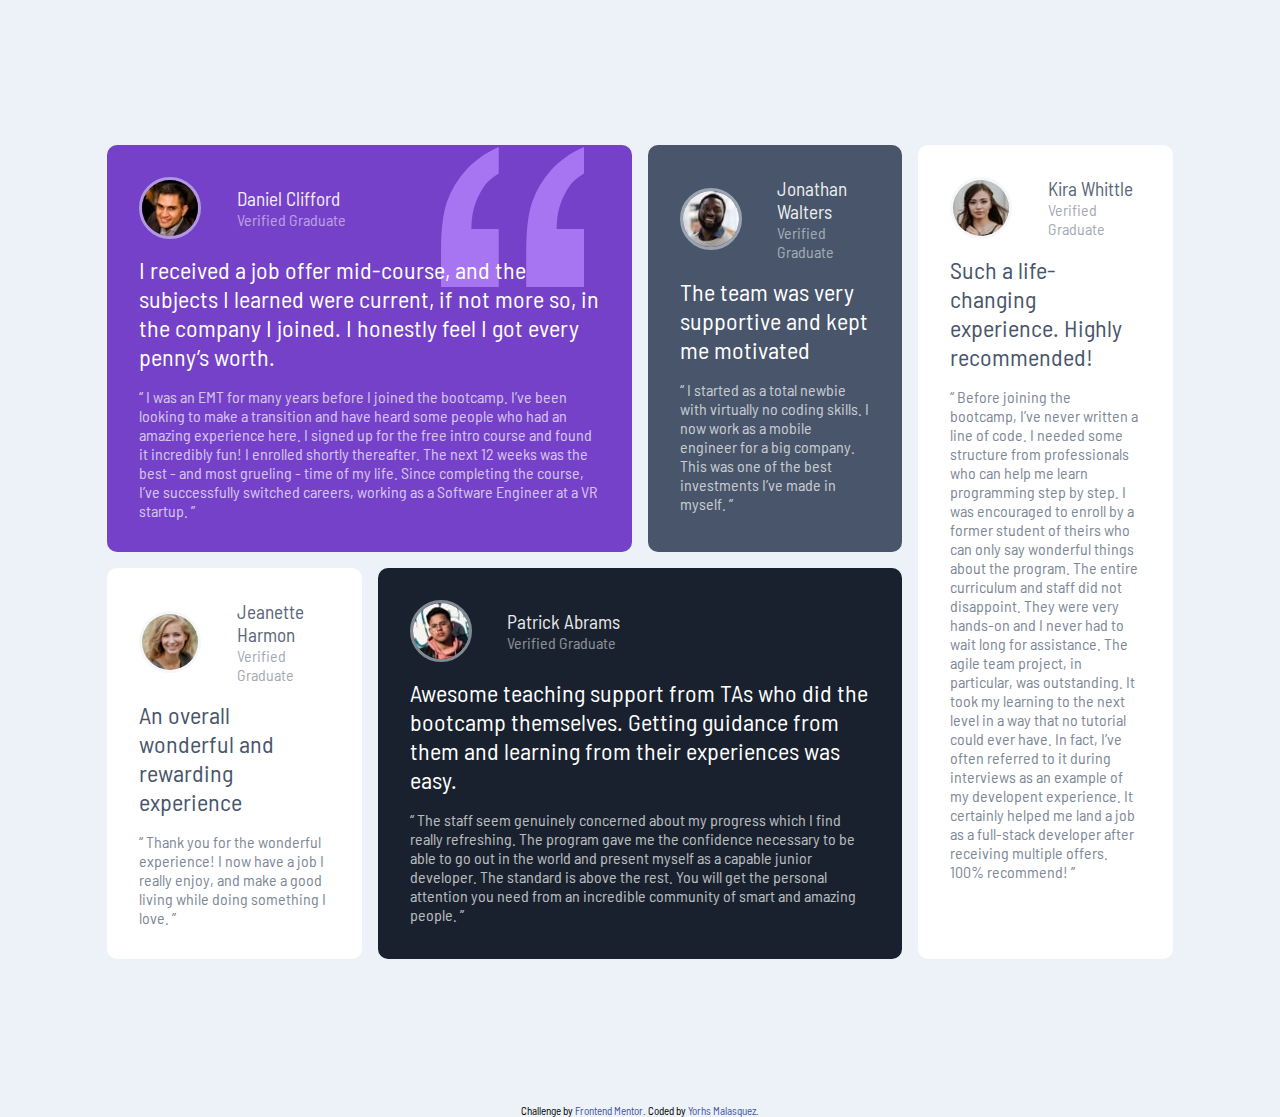
<file: index.html>
<!DOCTYPE html>
<html lang="en">

<head>
  <meta charset="UTF-8">
  <meta name="viewport" content="width=device-width, initial-scale=1.0">
  <!-- displays site properly based on user's device -->

  <link rel="icon" type="image/png" sizes="32x32" href="./images/favicon-32x32.png">
  <!-- <link rel="stylesheet" href="./assets/css/normalize.css"> -->
  <link rel="stylesheet" href="./assets/css/reset.css">
  <link rel="stylesheet" href="./assets/css/style.css">
  <link rel="stylesheet" href="./assets/css/responsive.css">


  <link rel="preconnect" href="https://fonts.googleapis.com">
  <link rel="preconnect" href="https://fonts.gstatic.com" crossorigin>
  <link
    href="https://fonts.googleapis.com/css2?family=Barlow+Semi+Condensed:wght@500&family=Raleway:wght@400;700&display=swap"
    rel="stylesheet">
  <title>Frontend Mentor | [Challenge Name Here]</title>

  <!-- Feel free to remove these styles or customise in your own stylesheet 👍 -->
  <style>
    .attribution {
      font-size: 11px;
      text-align: center;
    }

    .attribution a {
      color: hsl(228, 45%, 44%);
    }
  </style>
</head>

<body class="app">
  <main>
    <section class="testimonial">
      <div class="testimonial__card box1">
        <img class="bg-pattern-quotation" src="images/bg-pattern-quotation.svg" alt>
        <div class="testimonial__card___imagen">
          <img class="testimonial__card___imagen1" src="/images/image-daniel.jpg" alt="imagen de daniel">
          <div class="data">
            <p class="data__name">Daniel Clifford</p>
            <span class="data__status">Verified Graduate</span>
          </div>
        </div>
        <div class="testimonial__card___header">
          <p class="testimonial__coment___header">I received a job offer mid-course, and the subjects I learned were
            current, if not more so,
            in the company I joined. I honestly feel I got every penny’s worth.</p>
          <p class="testimonial__coment___description">“ I was an EMT for many years before I joined the bootcamp. I’ve
            been looking to make a
            transition and have heard some people who had an amazing experience here. I signed up
            for the free intro course and found it incredibly fun! I enrolled shortly thereafter.
            The next 12 weeks was the best - and most grueling - time of my life. Since completing
            the course, I’ve successfully switched careers, working as a Software Engineer at a VR startup. ”</p>
        </div>
      </div>
      <div class="testimonial__card box1">
        <div class="testimonial__card___imagen">
          <img class="testimonial__card___imagen--fondo2" src="/images/image-jonathan.jpg" alt="imagen de jonathan">
          <div class="data">
            <p class="data__name">Jonathan Walters</p>
            <span class="data__status">Verified Graduate</span>
          </div>
        </div>
        <div class="testimonial__card___header">
          <p class="testimonial__coment___header">The team was very supportive and kept me motivated</p>
        </div>

        <p class="testimonial__coment___description">“ I started as a total newbie with virtually no coding skills. I
          now work as a mobile engineer
          for a big company. This was one of the best investments I’ve made in myself. ”</p>

      </div>
      <div class="testimonial__card box2">
        <div class="testimonial__card___imagen">
          <img class="testimonial__card___imagen--fondo3" src="/images/image-kira.jpg" alt="imagen de kira">
          <div class="data">
            <p class="data__name">Kira Whittle</p>
            <span class="data__status">Verified Graduate</span>
          </div>

        </div>
        <div class="testimonial__card___header">
          <p class="testimonial__coment___header">Such a life-changing experience. Highly recommended!</p>
        </div>
       
          <p class="testimonial__coment___description">“ Before joining the bootcamp, I’ve never written a line of code. I needed some structure from
            professionals who can help me learn programming step by step. I was encouraged to enroll by a former
            student of theirs who can only say wonderful things about the program. The entire curriculum and staff
            did not disappoint. They were very hands-on and I never had to wait long for assistance. The agile team
            project, in particular, was outstanding. It took my learning to the next level in a way that no tutorial
            could ever have. In fact, I’ve often referred to it during interviews as an example of my developent
            experience. It certainly helped me land a job as a full-stack developer after receiving multiple offers.
            100% recommend! ”</p>
        
      </div>

      <div class="testimonial__card box1">
        <div class="testimonial__card___imagen">
          <img class="testimonial__card___imagen--fondo4" src="/images/image-patrick.jpg" alt="imagen de patrick">
          <div class="data">
            <p class="data__name">Patrick Abrams</p>
            <span class="data__status">Verified Graduate</span>
          </div>

        </div>
        <div class="testimonial__card___header">
          <p class="testimonial__coment___header">Awesome teaching support from TAs who did the bootcamp themselves.
            Getting guidance from them and
            learning from their experiences was easy.</p>
        </div>

        <p class="testimonial__coment___description">“ The staff seem genuinely concerned about my progress which I find
          really refreshing. The program
          gave me the confidence necessary to be able to go out in the world and present myself as a capable
          junior developer. The standard is above the rest. You will get the personal attention you need from
          an incredible community of smart and amazing people. ”</p>

      </div>
      <div class="testimonial__card box2">
        <div class="testimonial__card___imagen">
          <img class="testimonial__card___imagen--fondo5" src="/images/image-jeanette.jpg" alt="imagen de jeanette">
          <div class="data">
            <p class="data__name">Jeanette Harmon</p>
            <span class="data__status">Verified Graduate</span>
          </div>

        </div>
        <div class="testimonial__card___header">
          <p class="testimonial__coment___header">An overall wonderful and rewarding experience</p>
        </div>
        
          <p class="testimonial__coment___description">“ Thank you for the wonderful experience! I now have a job I really enjoy, and make a good living
            while doing something I love. ”</p>
        
      </div>

    </section>
  </main>
  <footer class="footer">
    <div class="attribution">
      Challenge by <a href="https://www.frontendmentor.io?ref=challenge" target="_blank">Frontend Mentor</a>.
      Coded by <a href="#">Yorhs Malasquez</a>.
    </div>
  </footer>
</body>

</html>
</file>
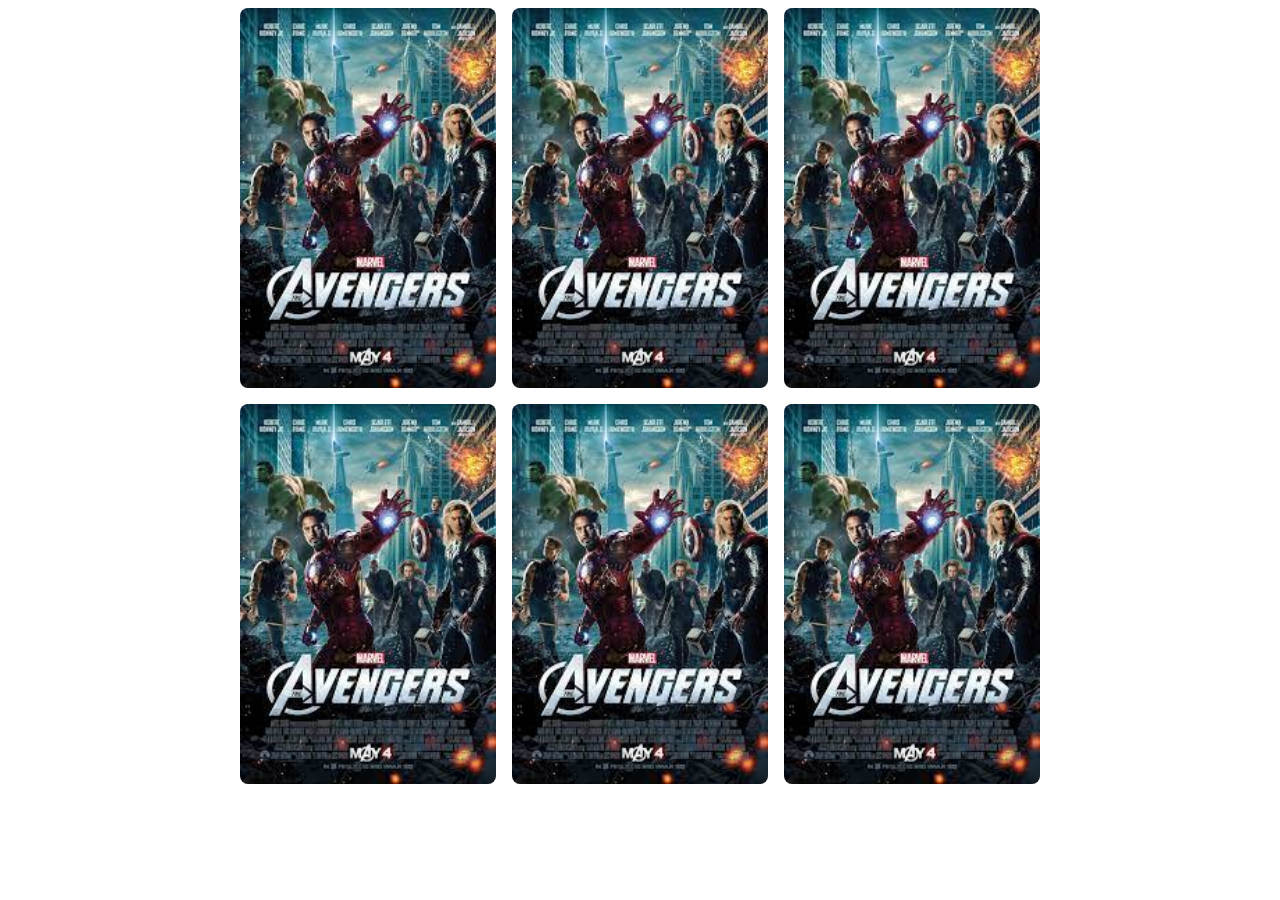
<file: prueba.html>
<!DOCTYPE html>
<html lang="en">
<head>
    <meta charset="UTF-8">
    <meta name="viewport" content="width=device-width, initial-scale=1.0">
    <title>Document</title>
</head>
<style>
    div{
        display: grid;
        grid-template-columns: repeat(
            auto-fill,
            minmax(200px, 1fr)
        );
        gap: 16px;
        /*tambien se podria ajustar cuanto quieres 
        que cresca y cenrar*/
        max-width: 800px;
        margin: 0 auto;
    }
    img{
        border-radius: 8px;
        width: 100%;
        height: auto;
    }
</style>
<body>
    <div>
        <img src='[data-uri]' alt="" srcset="">
        <img src='[data-uri]' alt="" srcset="">
        <img src='[data-uri]' alt="" srcset="">
        <img src='[data-uri]' alt="" srcset="">
        <img src='[data-uri]' alt="" srcset="">
        <img src='[data-uri]' alt="" srcset="">
        
    </div>
</body>
</html>
</file>
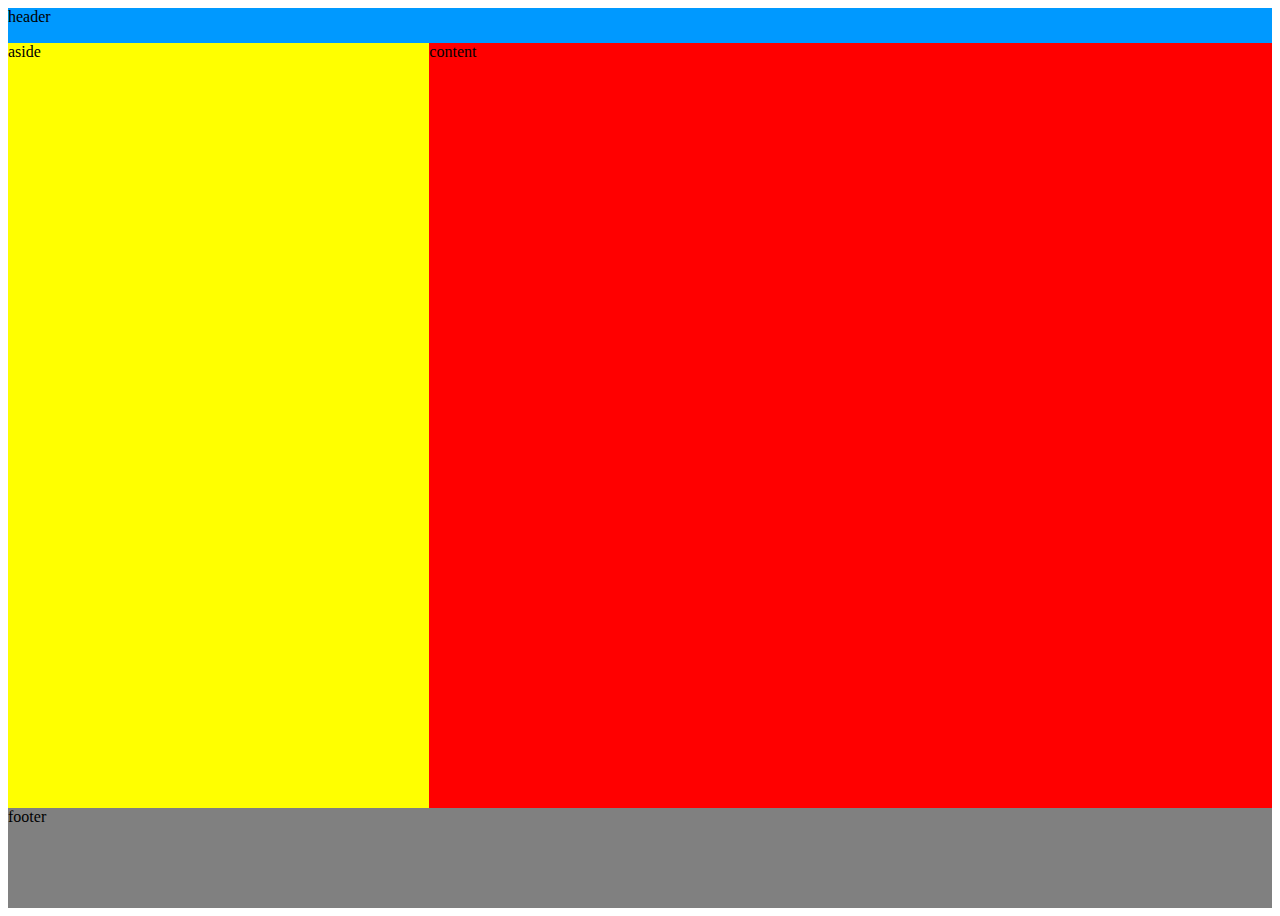
<file: prueba2.html>
<!DOCTYPE html>
<html lang="en">

<head>
    <meta charset="UTF-8">
    <meta name="viewport" content="width=device-width, initial-scale=1.0">
    <title>Document</title>
</head>
<style>
    .container {
        display: grid;
        grid-template-columns: 1fr 1fr 1fr;
        grid-template-rows: 35px 1fr 100px;
        min-height: 100vh;
        grid-template-areas:
            "header header sidebar"
            "content content content"
            "footer footer footer";

    }

    @media (width > 400px) {
        .container {
            grid-template-areas:
                "header header header"
                "sidebar content content"
                "footer footer footer";
        }
    }

    .container header {
        background: #09f;
        grid-area: header;
    }

    .container aside {
        background: yellow;
        grid-area: sidebar;
    }

    .container main {
        background: red;
        grid-area: content;
    }

    .container footer {
        background: gray;
        grid-area: footer;
    }
</style>

<body>
    <section class="container">
        <header>header</header>
        <aside>aside</aside>
        <main>content</main>
        <footer>footer</footer>
    </section>
</body>

</html>
</file>
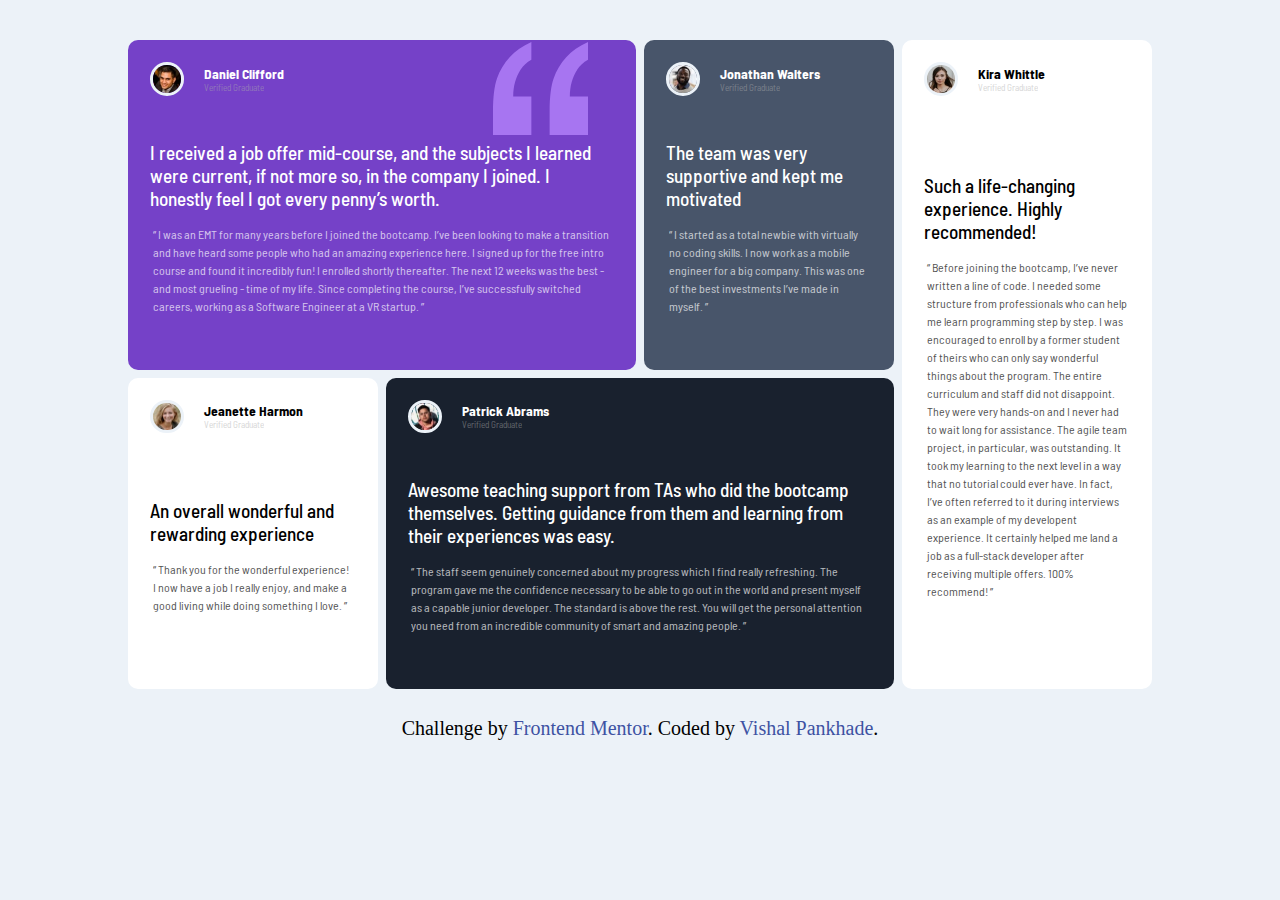
<file: prueba4.html>
<!DOCTYPE html>
<html lang="en">

<head>
    <meta charset="UTF-8">
    <meta name="viewport" content="width=device-width, initial-scale=1.0">
    <!-- displays site properly based on user's device -->

    <link rel="preconnect" href="https://fonts.googleapis.com">
    <link rel="preconnect" href="https://fonts.gstatic.com" crossorigin>
    <link href="https://fonts.googleapis.com/css2?family=Barlow+Semi+Condensed:wght@500&display=swap" rel="stylesheet">

    <link rel="icon" type="image/png" sizes="32x32" href="./images/favicon-32x32.png">
    <link rel="stylesheet" href="style.css">

    <title>Frontend Mentor | [testimonials-grid-section]</title>

</head>

<body>
    <div class="container">
        <main class="main-container">
            <div class="box box1">
                <img class="bg-pattern-quotation" src="images/bg-pattern-quotation.svg" alt>
                <div class="user-details">
                    <img class="user-image" src="images/image-daniel.jpg" alt>
                    <div class="user-name">
                        <h2>Daniel Clifford</h2>
                        <p>Verified Graduate</p>
                    </div>
                </div>
                <div class="testimonial">
                    <p class="comment-heading">I received a job offer mid-course, and
                        the subjects I learned were current,
                        if not more so,
                        in the company I joined. I honestly feel I got every penny’s
                        worth.
                    </p>
                    <p class="user-testimonial">“ I was an EMT for many years before I
                        joined the bootcamp. I’ve been
                        looking to make a
                        transition and have heard some people who had an amazing
                        experience here. I
                        signed up
                        for the free intro course and found it incredibly fun! I enrolled
                        shortly
                        thereafter.
                        The next 12 weeks was the best - and most grueling - time of my
                        life. Since
                        completing
                        the course, I’ve successfully switched careers, working as a
                        Software
                        Engineer at a VR startup. ”</p>
                </div>
            </div>
            <div class="box box2">
                <div class="user-details">
                    <img class="user-image" src="images/image-jonathan.jpg" alt>
                    <div class="user-name">
                        <h2>Jonathan Walters</h2>
                        <p>Verified Graduate</p>
                    </div>
                </div>
                <div class="testimonial">
                    <p class="comment-heading">The team was very supportive and kept me
                        motivated
                    </p>
                    <p class="user-testimonial">“ I started as a total newbie with
                        virtually no coding skills. I now work as
                        a mobile engineer
                        for a big company. This was one of the best investments I’ve made
                        in myself.
                        ”</p>
                </div>
            </div>
            <div class="box box3">
                <div class="user-details">
                    <img class="user-image" src="images/image-jeanette.jpg" alt>
                    <div class="user-name">
                        <h2>Jeanette Harmon</h2>
                        <p>Verified Graduate</p>
                    </div>
                </div>
                <div class="testimonial">
                    <p class="comment-heading">An overall wonderful and rewarding
                        experience
                    </p>
                    <p class="user-testimonial">“ Thank you for the wonderful
                        experience! I now have a job I really enjoy,
                        and make a good living
                        while doing something I love. ”</p>
                </div>
            </div>
            <div class="box box4">
                <div class="user-details">
                    <img class="user-image" src="images/image-patrick.jpg" alt>
                    <div class="user-name">
                        <h2>Patrick Abrams</h2>
                        <p>Verified Graduate</p>
                    </div>
                </div>
                <div class="testimonial">
                    <p class="comment-heading">Awesome teaching support from TAs who did
                        the bootcamp themselves. Getting
                        guidance from them and
                        learning from their experiences was easy.
                    </p>
                    <p class="user-testimonial">“ The staff seem genuinely concerned
                        about my progress which I find really
                        refreshing. The program
                        gave me the confidence necessary to be able to go out in the world
                        and
                        present myself as a capable
                        junior developer. The standard is above the rest. You will get the
                        personal
                        attention you need from
                        an incredible community of smart and amazing people. ”</p>
                </div>
            </div>
            <div class="box box5">
                <div class="user-details">
                    <img class="user-image" src="images/image-kira.jpg" alt>
                    <div class="user-name">
                        <h2>Kira Whittle</h2>
                        <p>Verified Graduate</p>
                    </div>
                </div>
                <div class="testimonial">
                    <p class="comment-heading">Such a life-changing experience. Highly
                        recommended!
                    </p>
                    <p class="user-testimonial">“ Before joining the bootcamp, I’ve
                        never written a line of code. I needed
                        some structure from
                        professionals who can help me learn programming step by step. I
                        was
                        encouraged to enroll by a former
                        student of theirs who can only say wonderful things about the
                        program. The
                        entire curriculum and staff
                        did not disappoint. They were very hands-on and I never had to
                        wait long for
                        assistance. The agile team
                        project, in particular, was outstanding. It took my learning to
                        the next
                        level in a way that no tutorial
                        could ever have. In fact, I’ve often referred to it during
                        interviews as an
                        example of my developent
                        experience. It certainly helped me land a job as a full-stack
                        developer
                        after receiving multiple offers.
                        100% recommend! ”</p>
                </div>
            </div>
            <footer class="attribution">
                Challenge by <a href="https://www.frontendmentor.io?ref=challenge" target="_blank">Frontend Mentor</a>.
                Coded by <a href="mailto:vishalpankhade@gamil.com">Vishal
                    Pankhade</a>.
            </footer>
        </main>
    </div>

</body>

</html>
</file>
<file: assets/css/style.css>
:root{
    --cvioleta: hsl(263, 55%, 52%);
    --cgrayish: hsl(217, 19%, 35%);
    --cblackish: hsl(219, 29%, 14%);
    --white: hsl(0, 0%, 100%);
    --gray: hsl(0, 0%, 90%);
    --grayblue: hsl(210, 46%, 95%);
    --font: 'Barlow Semi Condensed', sans-serif;
}
.app{
    font-family: var(--font);
    background: var(--grayblue);
    height: 100vh;
    font-size: 0.9rem;
}
main {
    padding:4.5em 1.9em;
    gap: 1.9em;
    margin: auto;
}

.data{
    display: flex;
    align-items: left;
    flex-direction: column;
    text-align: left;
    padding-left: 1.3rem;
}
.box1 {
    background: var(--cvioleta);
    color: var(--white);
    position: relative;
}
.box2{
    color: var(--cgrayish);
}
.testimonial__card .testimonial__card___imagen {
    display: flex;
    gap: 1em;
    align-items: center;
   
}
.testimonial{
    padding: 5rem 5rem;
    margin: 0 auto;
    display: grid;
    grid-gap: 1rem;
    grid-template-columns: repeat(4, 1fr);
}
.testimonial__card___imagen img {
    border-radius: 50%;
    border: 3px solid hsl(210, 46%, 95%,.5) !important;
    -webkit-border-radius: 50%;
    -moz-border-radius: 50%;
    -ms-border-radius: 50%;
    -o-border-radius: 50%;
}

.bg-pattern-quotation {
    position: absolute;
    top: 2px;
    right: 48px;
    z-index: 0;
    height: 140px;
}
.testimonial__card___imagen{
    position: relative;
    z-index: 2;
}
.testimonial__card___header{
    position: relative;
    z-index: 2;
}

.testimonial__card{
    padding: 2rem 2rem;
    border-radius: 10px;
}
.testimonial__card:first-child{
    grid-column: 1/3;
    grid-row: 1/2;
}
.testimonial__card:nth-child(2){
    background: var(--cgrayish);
    
    grid-column: 3/4;
    grid-row: 1/2;
}
.testimonial__card:nth-child(3){
    background: var(--white);
    grid-column: 4/5;
    grid-row: 1/3;
}
.testimonial__card:nth-child(4){
    background: var(--cblackish);
    color: var(--white);
    grid-column: 2/4;
    grid-row: 2/3;
}
.testimonial__card:nth-child(5){
    background: var(--white);
    grid-column: 1/1;
    grid-row: 2/3;
}

.testimonial__card___imagen img:first-child{
    border: 2px solid var(--cvioleta) .8%;
}
.data__name{
    font-size: 1.2rem;
    opacity: 0.9;

}
.data__status{
    font-size: 1rem;
    opacity: 0.5;
}
.testimonial__coment___header{
    font-size: 1.5rem;
    margin: 1rem 0;
}
.testimonial__coment___description{
    opacity: 0.7;
}
</file>
<file: assets/css/responsive.css>
@media only screen and (max-width: 600px) {
    /* .destaques__secundario:nth-child(2),
    .destaques__secundario:nth-child(3),
    .destaques__secundario:nth-child(4),
    .destaques__secundario:nth-child(5){
        display: none;
        grid-column: none;
        grid-row: none;
    }
    .destaques__principal, .destaques__categorias{
        grid-column: 1 / 5;
    } 
    .populares__contenido{
        flex-direction: column;
    }
    .populares__card{
        width: 100%;
        margin-bottom: 3rem;
    } */
    
    .testimonial{
        display: flex;
        flex-direction: column;
    }
}
</file>
<file: style.css>
* {
    margin: 0;
    padding: 0;
    box-sizing: border-box;
}

body {

    background-color: hsl(210, 46%, 95%);
}

.container {
    display: flex;
    justify-content: space-around;
    height: 100vh;
    width: 100%;
}

.main-container {
    width: 80%;
    /* height: 100vh; */
    display: flex;
    flex-direction: column;
    padding-top: 40px;
    padding-bottom: 100px;
    gap: 20px;
}

.box {
    width: 100%;
    border-radius: 10px;
    padding: 22px;
    display: flex;
    flex-wrap: wrap;
    flex-direction: column;
    gap: 15px;
    justify-content: space-between;
    align-items: start;
    font-family: 'Barlow Semi Condensed', sans-serif;
}

.user-name {
    font-size: smaller;
    font-weight: none;
}

.user-name p {
    color: rgb(173, 173, 173);
    opacity: 50%;
}

.box1 {
    background-color: hsl(263, 55%, 52%);
    color: white;
    position: relative;
}

.bg-pattern-quotation {
    position: absolute;
    top: 2px;
    right: 48px;
    z-index: 0;
    height: 99px;
}


.box2 {
    background-color: hsl(217, 19%, 35%);
    color: white;
}

.box3 {
    background-color: hsl(0, 0%, 100%);
}

.box4 {
    background-color: hsl(219, 29%, 14%);
    color: white;
}

.box5 {
    background-color: hsl(0, 0%, 100%);
}

.user-details {
    display: flex;
    gap: 20px;
    align-items: center;
    font-size: 11px;
    /* align-self: self-start; */
    z-index: 1;
}

.user-details:hover {
    cursor: pointer;
}

.user-image {
    border-radius: 50%;
    border-style: solid;
    border-color: hsl(210, 46%, 95%);
    width: 2.1rem;
}

.comment-heading {
    font-size: larger;
    font-weight: 500;
    margin-bottom: 12px;
    position: relative;
    z-index: 1;
}

.user-testimonial {
    font-size: 12px;
    opacity: 70%;
    line-height: 18px;
    padding: 3px;
}


footer {
    grid-column: span 2;
}

.attribution {
    font-size: 20px;
    text-align: center;
    color: rgb(0, 0, 0);
}

.attribution a {
    color: hsl(228, 45%, 44%);
    text-decoration: none;
}


@media(min-width:375px) {


    .main-container {
        display: grid;
        grid-template-columns: repeat(4, 1fr);
        gap: 8px;
    }

    .box {
        grid-auto-columns: 1fr;
        display: grid;
    }

    .box1 {
        grid-column: span 2;
        /* grid-column-end: 3; */

    }

    .box4 {
        grid-column: span 2;
    }

    .box5 {
        grid-row-start: 1;
        grid-column-start: 4;
        grid-row-end: 3;
    }

    footer {
        margin-top: 20px;
        grid-column: span 4;
    }

    .bg-pattern-quotation {
        position: absolute;
        top: 2px;
        right: 48px;
        z-index: 0;
        height: 93px;
    }
}

@media(min-width:375px) and (max-width:718px) {
    .main-container {
        display: grid;
        gap: 5px;
    }

    .box2 {
        grid-column: span 2;
        /* grid-column-end: 3; */

    }

    .box3 {
        grid-column: span 2;

    }

    .box4 {
        grid-column: span 2;
    }

    .box5 {
        grid-row-start: span 2;
        grid-column-start: 3;
        grid-column-end: 5;

    }

}


/* 
}

    .bg-pattern-quotation {
        position: absolute;
        top: 2px;
        right: 26px;
        z-index: 0;
        height: 85px;
    } */


/* .box2 {
        background-color: hsl(217, 19%, 35%);
        color: white;
    }
    
    .box3 {
        background-color: hsl(0, 0%, 100%);
    }
    
    .box4 {
        background-color: hsl(219, 29%, 14%);
        color: white;
    }
    
    .box5 {
        background-color: hsl(0, 0%, 100%);
    } */
</file>
